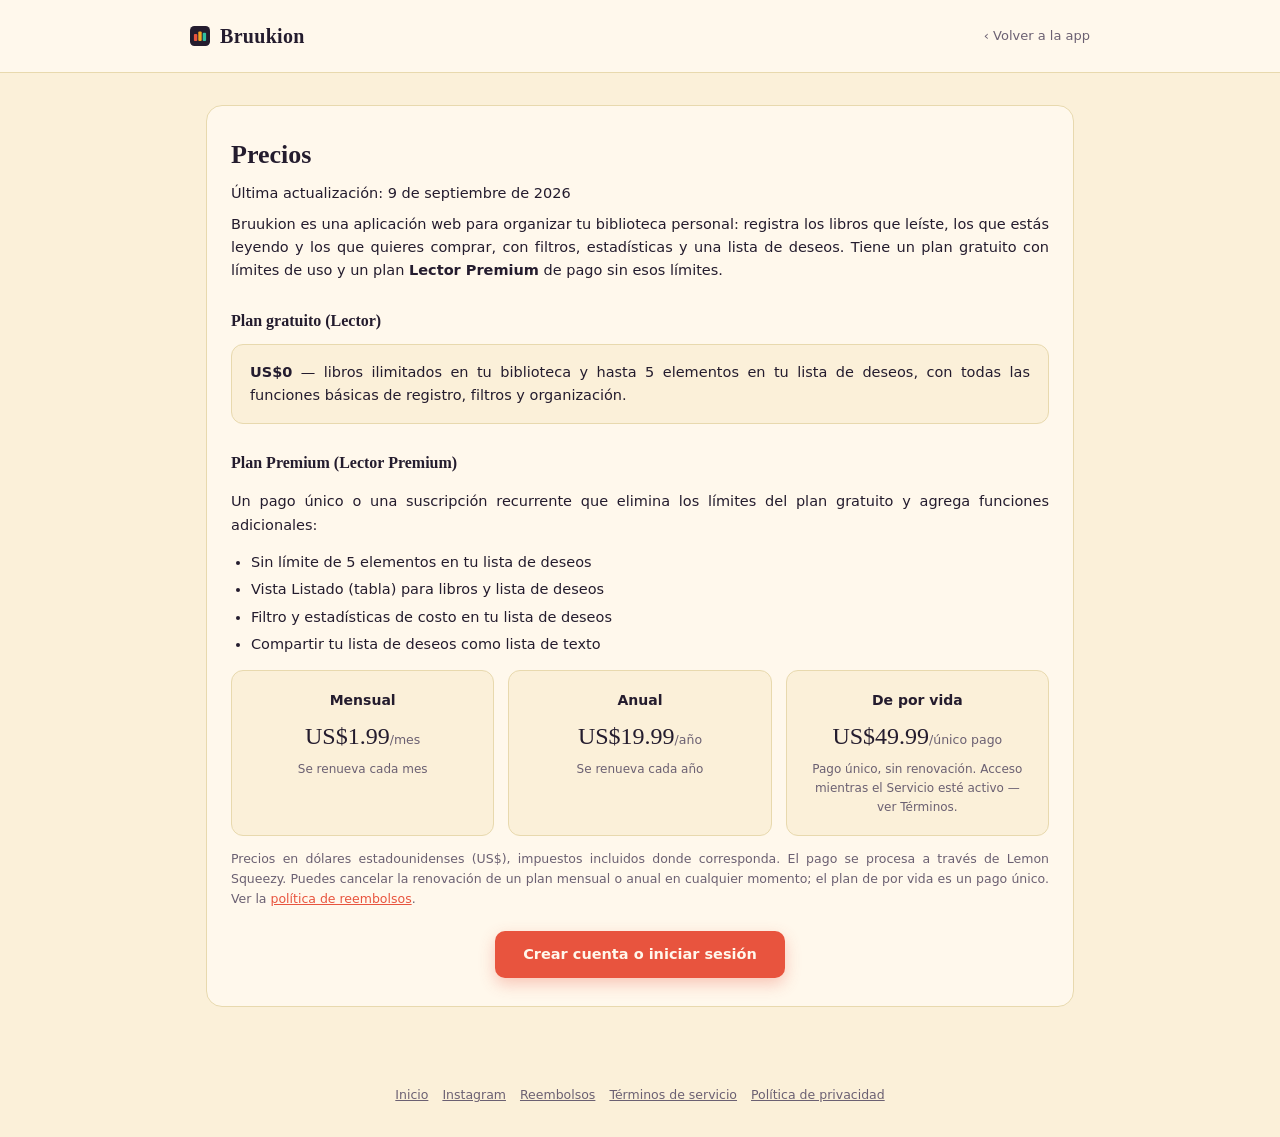
<file: pricing.html>
<!DOCTYPE html>
<html lang="es">
<head>
<meta charset="UTF-8">
<meta name="viewport" content="width=device-width, initial-scale=1, viewport-fit=cover">
<meta http-equiv="Content-Security-Policy" content="default-src 'none'; script-src https://static.cloudflareinsights.com 'sha256-Q2jmQU/Ek5Lv48HKDkp1zli0AdTGAl+Eo3uUSQKavRo='; style-src 'self' 'unsafe-inline' https://fonts.googleapis.com; img-src 'self' data:; font-src 'self' https://fonts.gstatic.com; connect-src https://cloudflareinsights.com; object-src 'none'; base-uri 'self'; form-action 'none'; frame-src 'none'; upgrade-insecure-requests">
<meta name="theme-color" content="#241C2E">
<title>Precios — Bruukion</title>
<meta name="description" content="Bruukion es tu biblioteca personal de libros: un plan gratuito y un plan Premium con precios simples, mensual, anual o de por vida.">
<link rel="canonical" href="https://bruukion.com/pricing">
<meta property="og:type" content="website">
<meta property="og:site_name" content="Bruukion">
<meta property="og:title" content="Precios — Bruukion">
<meta property="og:description" content="Bruukion es tu biblioteca personal de libros: un plan gratuito y un plan Premium con precios simples, mensual, anual o de por vida.">
<meta property="og:url" content="https://bruukion.com/pricing">
<meta property="og:image" content="https://bruukion.com/og-image.png">
<meta property="og:image:width" content="1200">
<meta property="og:image:height" content="630">
<meta property="og:image:alt" content="Bruukion — Tu biblioteca personal">
<meta property="og:locale" content="es_ES">
<meta name="twitter:card" content="summary_large_image">
<meta name="twitter:title" content="Precios — Bruukion">
<meta name="twitter:description" content="Bruukion es tu biblioteca personal de libros: un plan gratuito y un plan Premium con precios simples, mensual, anual o de por vida.">
<meta name="twitter:image" content="https://bruukion.com/og-image.png">
<link rel="icon" type="image/svg+xml" href="data:image/svg+xml,%3Csvg xmlns='http://www.w3.org/2000/svg' viewBox='0 0 200 200'%3E%3Crect width='200' height='200' rx='44' fill='%23241C2E'/%3E%3Crect x='39' y='80' width='34' height='70' rx='10' fill='%23E8543E'/%3E%3Crect x='83' y='56' width='34' height='94' rx='10' fill='%23F5A623'/%3E%3Crect x='127' y='68' width='34' height='82' rx='10' fill='%232FBF9F'/%3E%3C/svg%3E">
<link rel="apple-touch-icon" href="data:image/svg+xml,%3Csvg xmlns='http://www.w3.org/2000/svg' viewBox='0 0 200 200'%3E%3Crect width='200' height='200' rx='44' fill='%23241C2E'/%3E%3Crect x='39' y='80' width='34' height='70' rx='10' fill='%23E8543E'/%3E%3Crect x='83' y='56' width='34' height='94' rx='10' fill='%23F5A623'/%3E%3Crect x='127' y='68' width='34' height='82' rx='10' fill='%232FBF9F'/%3E%3C/svg%3E">
<link rel="stylesheet" href="https://fonts.googleapis.com/css2?family=Onest:wght@400;500;600;700&family=Bricolage+Grotesque:opsz,wght@12..96,600..800&display=swap">
<style>
  :root{
    --ink:#241C2E; --paper:#FFF8EC; --bg:#FBF0D9; --border:#E8D9AE;
    --coral:#E8543E; --coral-dark:#C23F2C;
    --amber:#F5A623; --amber-dark:#C57F12;
    --teal:#2FBF9F; --teal-dark:#1F9B80;
    --text:#241C2E; --text-muted:#6B6072;
    --font-sans:'Onest',system-ui,-apple-system,'Segoe UI',sans-serif;
    --font-serif:'Bricolage Grotesque','Georgia','Times New Roman',serif;
  }
  *{box-sizing:border-box;}
  body{margin:0;background:var(--bg);color:var(--text);font-family:var(--font-sans);line-height:1.6;}
  h1,h2,.serif,.brand-name{font-family:var(--font-serif);}
  a{color:var(--coral);}

  header{background:var(--paper);padding:20px 16px;padding-top:calc(20px + env(safe-area-inset-top));border-bottom:1px solid var(--border);}
  .header-inner{max-width:900px;margin:0 auto;display:flex;align-items:center;justify-content:space-between;gap:12px;}
  .brand{display:flex;align-items:center;gap:10px;text-decoration:none;}
  .brand .brand-name{color:var(--ink);font-size:20px;font-weight:700;margin:0;letter-spacing:.3px;}
  .back-link{color:var(--text-muted);font-size:13px;text-decoration:none;flex-shrink:0;}

  main{max-width:900px;margin:0 auto;padding:32px 16px 60px;padding-bottom:calc(60px + env(safe-area-inset-bottom));}
  .doc-card{background:var(--paper);border:1px solid var(--border);border-radius:16px;padding:28px 24px;}
  .doc-card h1{font-size:26px;color:var(--ink);margin:0 0 6px;}
  .updated{font-size:12.5px;color:var(--text-muted);margin:0 0 8px;}
  .intro{font-size:14.5px;color:var(--text);margin:0 0 26px;text-align:justify;-webkit-hyphens:auto;hyphens:auto;overflow-wrap:break-word;}
  .doc-card h2{font-size:16px;color:var(--ink);margin:26px 0 10px;}
  .doc-card p, .doc-card li{font-size:14.5px;color:var(--text);text-align:justify;-webkit-hyphens:auto;hyphens:auto;overflow-wrap:break-word;}
  .doc-card ul{margin:8px 0;padding-left:20px;}
  .doc-card li{margin-bottom:4px;}

  .free-note{background:var(--bg);border:1px solid var(--border);border-radius:12px;padding:16px 18px;margin-bottom:8px;}
  .free-note strong{color:var(--ink);}

  .pricing-grid{display:grid;grid-template-columns:repeat(3,1fr);gap:14px;margin:14px 0 6px;}
  @media (max-width:640px){.pricing-grid{grid-template-columns:1fr;}}
  .pricing-card{border:1px solid var(--border);border-radius:12px;padding:18px;text-align:center;background:var(--bg);}
  .pricing-name{font-weight:600;color:var(--ink);font-size:14px;margin-bottom:6px;}
  .pricing-price{font-family:var(--font-serif);font-size:24px;color:var(--ink);}
  .pricing-price span{font-size:12.5px;color:var(--text-muted);font-family:var(--font-sans);}
  .pricing-note{font-size:12px;color:var(--text-muted);margin-top:4px;}
  .cta-row{margin-top:22px;text-align:center;}
  .cta-btn{display:inline-block;background:var(--coral);color:var(--paper);text-decoration:none;padding:12px 28px;border-radius:10px;font-size:14.5px;font-weight:600;box-shadow:0 6px 16px rgba(232,84,62,.3);}
  .cta-btn:hover{background:var(--coral-dark);}

  .legal-footer{max-width:900px;margin:18px auto 0;padding:0 16px calc(32px + env(safe-area-inset-bottom));font-size:12.5px;color:var(--text-muted);display:flex;gap:8px 14px;flex-wrap:wrap;justify-content:center;text-align:center;}
  .legal-footer a{color:var(--text-muted);text-decoration:underline;}
</style>
<script type="application/ld+json">{"@context":"https://schema.org","@type":"Product","name":"Bruukion Premium","description":"Plan Premium de Bruukion: sin límite en tu lista de deseos, vista de tabla, estadísticas de costo y más.","image":"https://bruukion.com/og-image.png","brand":{"@type":"Brand","name":"Bruukion"},"offers":[{"@type":"Offer","name":"Mensual","price":"1.99","priceCurrency":"USD","availability":"https://schema.org/InStock","url":"https://bruukion.com/pricing"},{"@type":"Offer","name":"Anual","price":"19.99","priceCurrency":"USD","availability":"https://schema.org/InStock","url":"https://bruukion.com/pricing"},{"@type":"Offer","name":"De por vida","price":"49.99","priceCurrency":"USD","availability":"https://schema.org/InStock","url":"https://bruukion.com/pricing"}]}</script>
</head>
<body>

<header>
  <div class="header-inner">
    <a class="brand" href="/">
      <svg width="20" height="20" viewBox="0 0 200 200"><rect width="200" height="200" rx="44" fill="#241C2E"/><rect x="39" y="80" width="34" height="70" rx="10" fill="#E8543E"/><rect x="83" y="56" width="34" height="94" rx="10" fill="#F5A623"/><rect x="127" y="68" width="34" height="82" rx="10" fill="#2FBF9F"/></svg>
      <p class="brand-name">Bruukion</p>
    </a>
    <a class="back-link" href="/">‹ Volver a la app</a>
  </div>
</header>

<main>
  <div class="doc-card">
    <h1>Precios</h1>
    <p class="updated">Última actualización: 9 de septiembre de 2026</p>
    <p class="intro">Bruukion es una aplicación web para organizar tu biblioteca personal: registra los libros que leíste, los que estás leyendo y los que quieres comprar, con filtros, estadísticas y una lista de deseos. Tiene un plan gratuito con límites de uso y un plan <strong>Lector Premium</strong> de pago sin esos límites.</p>

    <h2>Plan gratuito (Lector)</h2>
    <div class="free-note">
      <p style="margin:0;"><strong>US$0</strong> — libros ilimitados en tu biblioteca y hasta 5 elementos en tu lista de deseos, con todas las funciones básicas de registro, filtros y organización.</p>
    </div>

    <h2>Plan Premium (Lector Premium)</h2>
    <p>Un pago único o una suscripción recurrente que elimina los límites del plan gratuito y agrega funciones adicionales:</p>
    <ul>
      <li>Sin límite de 5 elementos en tu lista de deseos</li>
      <li>Vista Listado (tabla) para libros y lista de deseos</li>
      <li>Filtro y estadísticas de costo en tu lista de deseos</li>
      <li>Compartir tu lista de deseos como lista de texto</li>
    </ul>

    <div class="pricing-grid">
      <div class="pricing-card">
        <div class="pricing-name">Mensual</div>
        <div class="pricing-price">US$1.99<span>/mes</span></div>
        <div class="pricing-note">Se renueva cada mes</div>
      </div>
      <div class="pricing-card">
        <div class="pricing-name">Anual</div>
        <div class="pricing-price">US$19.99<span>/año</span></div>
        <div class="pricing-note">Se renueva cada año</div>
      </div>
      <div class="pricing-card">
        <div class="pricing-name">De por vida</div>
        <div class="pricing-price">US$49.99<span>/único pago</span></div>
        <div class="pricing-note">Pago único, sin renovación. Acceso mientras el Servicio esté activo — ver Términos.</div>
      </div>
    </div>
    <p style="font-size:12.5px;color:var(--text-muted);">Precios en dólares estadounidenses (US$), impuestos incluidos donde corresponda. El pago se procesa a través de Lemon Squeezy. Puedes cancelar la renovación de un plan mensual o anual en cualquier momento; el plan de por vida es un pago único. Ver la <a href="/refund">política de reembolsos</a>.</p>

    <div class="cta-row">
      <a class="cta-btn" href="/">Crear cuenta o iniciar sesión</a>
    </div>
  </div>
</main>

<footer class="legal-footer">
  <a href="/">Inicio</a>
  <a href="https://www.instagram.com/bruukion/" target="_blank" rel="noopener">Instagram</a>
  <a href="/refund">Reembolsos</a>
  <a href="/terms">Términos de servicio</a>
  <a href="/privacy">Política de privacidad</a>
</footer>

</body>
</html>
</file>
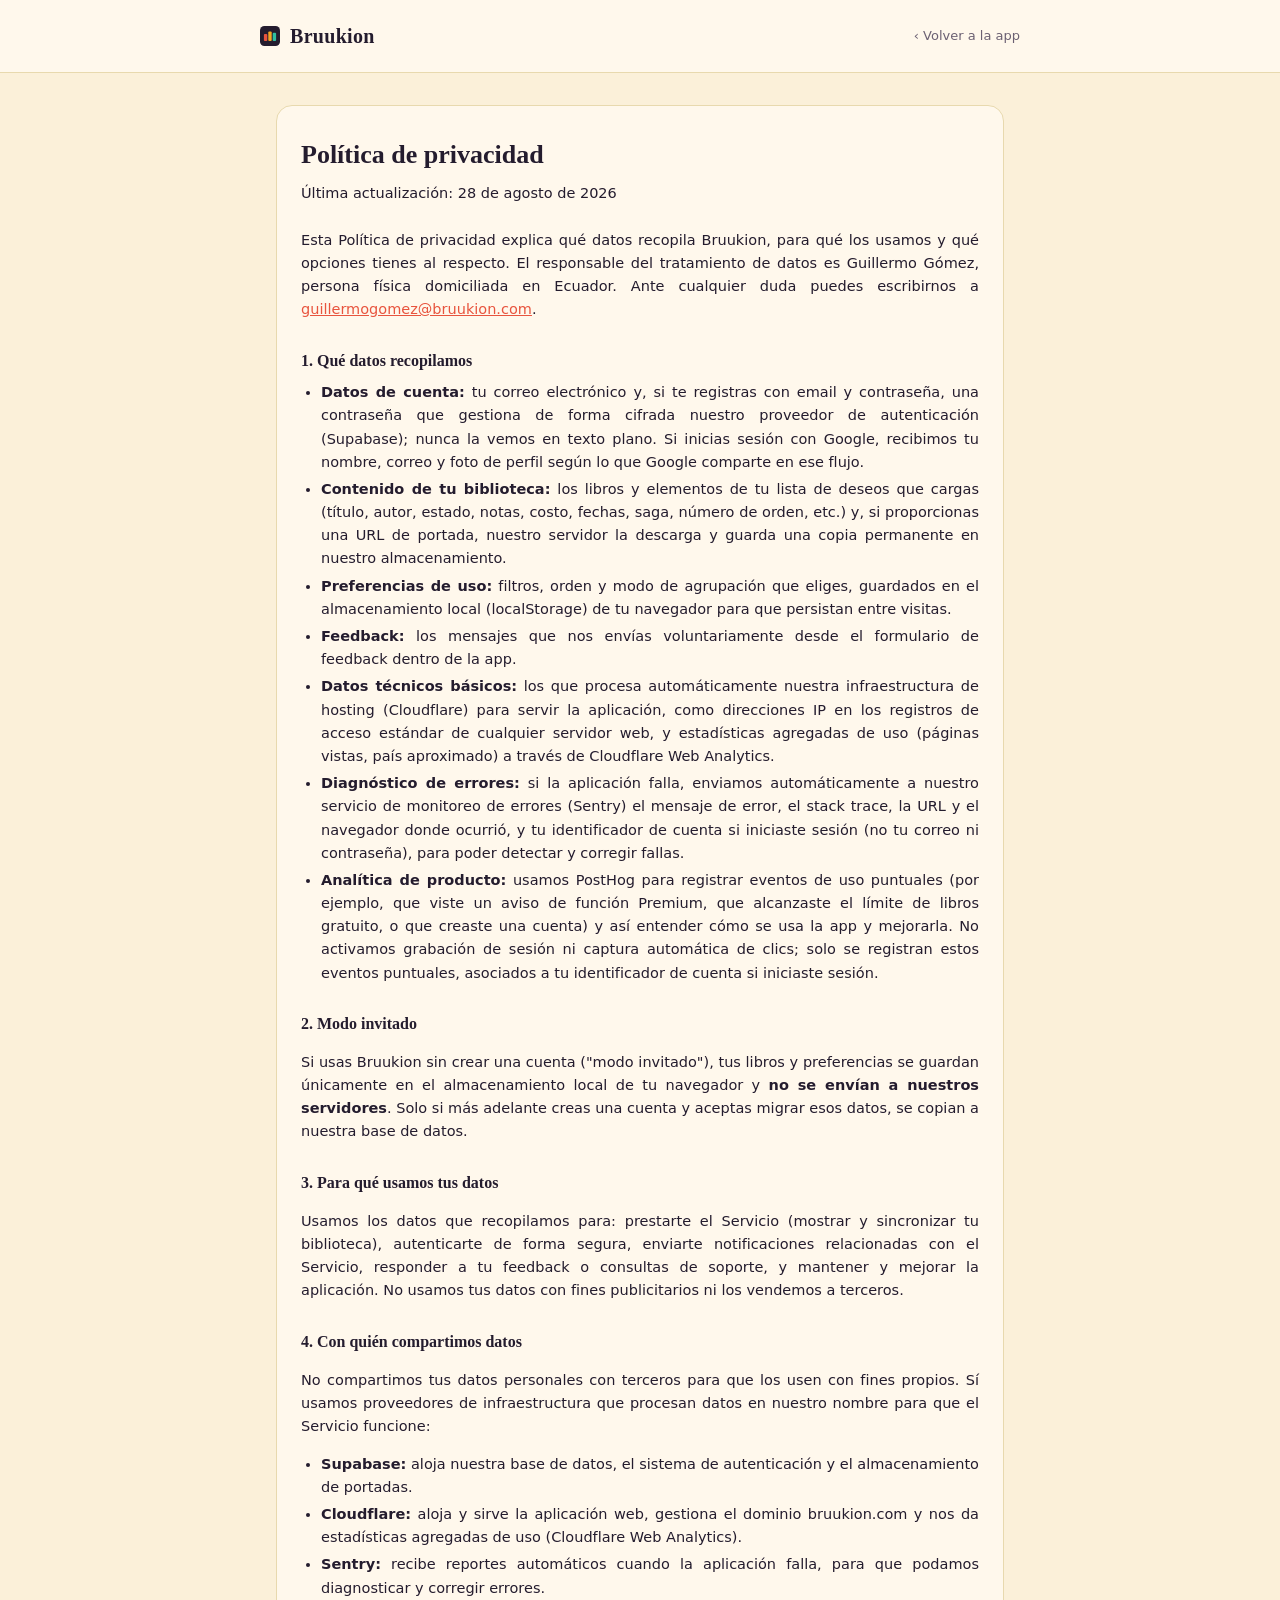
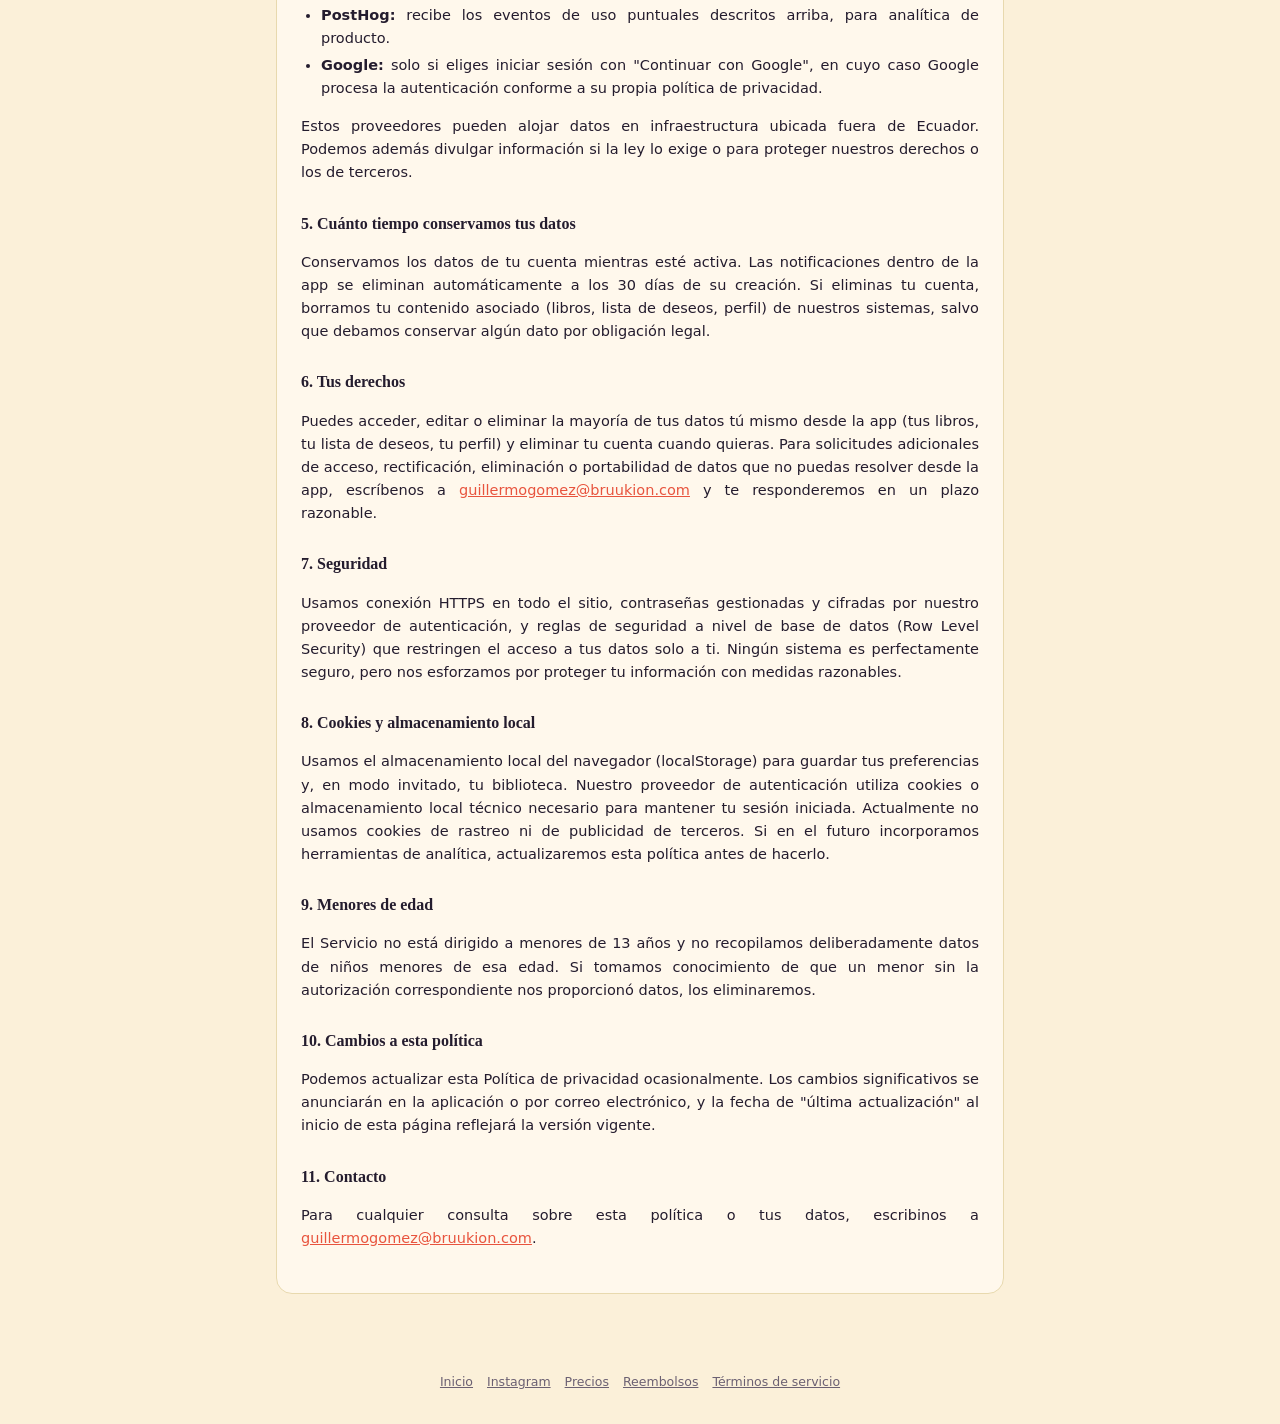
<file: privacy.html>
<!DOCTYPE html>
<html lang="es">
<head>
<meta charset="UTF-8">
<meta name="viewport" content="width=device-width, initial-scale=1, viewport-fit=cover">
<meta http-equiv="Content-Security-Policy" content="default-src 'none'; script-src https://static.cloudflareinsights.com; style-src 'self' 'unsafe-inline' https://fonts.googleapis.com; img-src 'self' data:; font-src 'self' https://fonts.gstatic.com; connect-src https://cloudflareinsights.com; object-src 'none'; base-uri 'self'; form-action 'none'; frame-src 'none'; upgrade-insecure-requests">
<meta name="theme-color" content="#241C2E">
<title>Política de privacidad — Bruukion</title>
<meta name="description" content="Política de privacidad de Bruukion, tu biblioteca personal de libros.">
<link rel="canonical" href="https://bruukion.com/privacy">
<meta property="og:type" content="website">
<meta property="og:site_name" content="Bruukion">
<meta property="og:title" content="Política de privacidad — Bruukion">
<meta property="og:description" content="Política de privacidad de Bruukion, tu biblioteca personal de libros.">
<meta property="og:url" content="https://bruukion.com/privacy">
<meta property="og:image" content="https://bruukion.com/og-image.png">
<meta property="og:image:width" content="1200">
<meta property="og:image:height" content="630">
<meta property="og:image:alt" content="Bruukion — Tu biblioteca personal">
<meta property="og:locale" content="es_ES">
<meta name="twitter:card" content="summary_large_image">
<meta name="twitter:title" content="Política de privacidad — Bruukion">
<meta name="twitter:description" content="Política de privacidad de Bruukion, tu biblioteca personal de libros.">
<meta name="twitter:image" content="https://bruukion.com/og-image.png">
<link rel="icon" type="image/svg+xml" href="data:image/svg+xml,%3Csvg xmlns='http://www.w3.org/2000/svg' viewBox='0 0 200 200'%3E%3Crect width='200' height='200' rx='44' fill='%23241C2E'/%3E%3Crect x='39' y='80' width='34' height='70' rx='10' fill='%23E8543E'/%3E%3Crect x='83' y='56' width='34' height='94' rx='10' fill='%23F5A623'/%3E%3Crect x='127' y='68' width='34' height='82' rx='10' fill='%232FBF9F'/%3E%3C/svg%3E">
<link rel="apple-touch-icon" href="data:image/svg+xml,%3Csvg xmlns='http://www.w3.org/2000/svg' viewBox='0 0 200 200'%3E%3Crect width='200' height='200' rx='44' fill='%23241C2E'/%3E%3Crect x='39' y='80' width='34' height='70' rx='10' fill='%23E8543E'/%3E%3Crect x='83' y='56' width='34' height='94' rx='10' fill='%23F5A623'/%3E%3Crect x='127' y='68' width='34' height='82' rx='10' fill='%232FBF9F'/%3E%3C/svg%3E">
<link rel="stylesheet" href="https://fonts.googleapis.com/css2?family=Onest:wght@400;500;600;700&family=Bricolage+Grotesque:opsz,wght@12..96,600..800&display=swap">
<style>
  :root{
    --ink:#241C2E; --paper:#FFF8EC; --bg:#FBF0D9; --border:#E8D9AE;
    --coral:#E8543E; --coral-dark:#C23F2C;
    --amber:#F5A623; --amber-dark:#C57F12;
    --teal:#2FBF9F; --teal-dark:#1F9B80;
    --text:#241C2E; --text-muted:#6B6072;
    --font-sans:'Onest',system-ui,-apple-system,'Segoe UI',sans-serif;
    --font-serif:'Bricolage Grotesque','Georgia','Times New Roman',serif;
  }
  *{box-sizing:border-box;}
  body{margin:0;background:var(--bg);color:var(--text);font-family:var(--font-sans);line-height:1.6;}
  h1,h2,.serif,.brand-name{font-family:var(--font-serif);}
  a{color:var(--coral);}

  header{background:var(--paper);padding:20px 16px;padding-top:calc(20px + env(safe-area-inset-top));border-bottom:1px solid var(--border);}
  .header-inner{max-width:760px;margin:0 auto;display:flex;align-items:center;justify-content:space-between;gap:12px;}
  .brand{display:flex;align-items:center;gap:10px;text-decoration:none;}
  .brand .brand-name{color:var(--ink);font-size:20px;font-weight:700;margin:0;letter-spacing:.3px;}
  .back-link{color:var(--text-muted);font-size:13px;text-decoration:none;flex-shrink:0;}

  main{max-width:760px;margin:0 auto;padding:32px 16px 60px;padding-bottom:calc(60px + env(safe-area-inset-bottom));}
  .doc-card{background:var(--paper);border:1px solid var(--border);border-radius:16px;padding:28px 24px;}
  .doc-card h1{font-size:26px;color:var(--ink);margin:0 0 6px;}
  .updated{font-size:12.5px;color:var(--text-muted);margin:0 0 24px;}
  .doc-card h2{font-size:16px;color:var(--ink);margin:26px 0 8px;}
  .doc-card p, .doc-card li{font-size:14.5px;color:var(--text);text-align:justify;-webkit-hyphens:auto;hyphens:auto;overflow-wrap:break-word;}
  .doc-card ul{margin:8px 0;padding-left:20px;}
  .doc-card li{margin-bottom:4px;}
  .legal-footer{max-width:760px;margin:18px auto 0;padding:0 16px calc(32px + env(safe-area-inset-bottom));font-size:12.5px;color:var(--text-muted);display:flex;gap:8px 14px;flex-wrap:wrap;justify-content:center;text-align:center;}
  .legal-footer a{color:var(--text-muted);text-decoration:underline;}
</style>
</head>
<body>

<header>
  <div class="header-inner">
    <a class="brand" href="/">
      <svg width="20" height="20" viewBox="0 0 200 200"><rect width="200" height="200" rx="44" fill="#241C2E"/><rect x="39" y="80" width="34" height="70" rx="10" fill="#E8543E"/><rect x="83" y="56" width="34" height="94" rx="10" fill="#F5A623"/><rect x="127" y="68" width="34" height="82" rx="10" fill="#2FBF9F"/></svg>
      <p class="brand-name">Bruukion</p>
    </a>
    <a class="back-link" href="/">‹ Volver a la app</a>
  </div>
</header>

<main>
  <div class="doc-card">
    <h1>Política de privacidad</h1>
    <p class="updated">Última actualización: 28 de agosto de 2026</p>

    <p>Esta Política de privacidad explica qué datos recopila Bruukion, para qué los usamos y qué opciones tienes al respecto. El responsable del tratamiento de datos es Guillermo Gómez, persona física domiciliada en Ecuador. Ante cualquier duda puedes escribirnos a <a href="mailto:guillermogomez@bruukion.com">guillermogomez@bruukion.com</a>.</p>

    <h2>1. Qué datos recopilamos</h2>
    <ul>
      <li><strong>Datos de cuenta:</strong> tu correo electrónico y, si te registras con email y contraseña, una contraseña que gestiona de forma cifrada nuestro proveedor de autenticación (Supabase); nunca la vemos en texto plano. Si inicias sesión con Google, recibimos tu nombre, correo y foto de perfil según lo que Google comparte en ese flujo.</li>
      <li><strong>Contenido de tu biblioteca:</strong> los libros y elementos de tu lista de deseos que cargas (título, autor, estado, notas, costo, fechas, saga, número de orden, etc.) y, si proporcionas una URL de portada, nuestro servidor la descarga y guarda una copia permanente en nuestro almacenamiento.</li>
      <li><strong>Preferencias de uso:</strong> filtros, orden y modo de agrupación que eliges, guardados en el almacenamiento local (localStorage) de tu navegador para que persistan entre visitas.</li>
      <li><strong>Feedback:</strong> los mensajes que nos envías voluntariamente desde el formulario de feedback dentro de la app.</li>
      <li><strong>Datos técnicos básicos:</strong> los que procesa automáticamente nuestra infraestructura de hosting (Cloudflare) para servir la aplicación, como direcciones IP en los registros de acceso estándar de cualquier servidor web, y estadísticas agregadas de uso (páginas vistas, país aproximado) a través de Cloudflare Web Analytics.</li>
      <li><strong>Diagnóstico de errores:</strong> si la aplicación falla, enviamos automáticamente a nuestro servicio de monitoreo de errores (Sentry) el mensaje de error, el stack trace, la URL y el navegador donde ocurrió, y tu identificador de cuenta si iniciaste sesión (no tu correo ni contraseña), para poder detectar y corregir fallas.</li>
      <li><strong>Analítica de producto:</strong> usamos PostHog para registrar eventos de uso puntuales (por ejemplo, que viste un aviso de función Premium, que alcanzaste el límite de libros gratuito, o que creaste una cuenta) y así entender cómo se usa la app y mejorarla. No activamos grabación de sesión ni captura automática de clics; solo se registran estos eventos puntuales, asociados a tu identificador de cuenta si iniciaste sesión.</li>
    </ul>

    <h2>2. Modo invitado</h2>
    <p>Si usas Bruukion sin crear una cuenta ("modo invitado"), tus libros y preferencias se guardan únicamente en el almacenamiento local de tu navegador y <strong>no se envían a nuestros servidores</strong>. Solo si más adelante creas una cuenta y aceptas migrar esos datos, se copian a nuestra base de datos.</p>

    <h2>3. Para qué usamos tus datos</h2>
    <p>Usamos los datos que recopilamos para: prestarte el Servicio (mostrar y sincronizar tu biblioteca), autenticarte de forma segura, enviarte notificaciones relacionadas con el Servicio, responder a tu feedback o consultas de soporte, y mantener y mejorar la aplicación. No usamos tus datos con fines publicitarios ni los vendemos a terceros.</p>

    <h2>4. Con quién compartimos datos</h2>
    <p>No compartimos tus datos personales con terceros para que los usen con fines propios. Sí usamos proveedores de infraestructura que procesan datos en nuestro nombre para que el Servicio funcione:</p>
    <ul>
      <li><strong>Supabase:</strong> aloja nuestra base de datos, el sistema de autenticación y el almacenamiento de portadas.</li>
      <li><strong>Cloudflare:</strong> aloja y sirve la aplicación web, gestiona el dominio bruukion.com y nos da estadísticas agregadas de uso (Cloudflare Web Analytics).</li>
      <li><strong>Sentry:</strong> recibe reportes automáticos cuando la aplicación falla, para que podamos diagnosticar y corregir errores.</li>
      <li><strong>PostHog:</strong> recibe los eventos de uso puntuales descritos arriba, para analítica de producto.</li>
      <li><strong>Google:</strong> solo si eliges iniciar sesión con "Continuar con Google", en cuyo caso Google procesa la autenticación conforme a su propia política de privacidad.</li>
    </ul>
    <p>Estos proveedores pueden alojar datos en infraestructura ubicada fuera de Ecuador. Podemos además divulgar información si la ley lo exige o para proteger nuestros derechos o los de terceros.</p>

    <h2>5. Cuánto tiempo conservamos tus datos</h2>
    <p>Conservamos los datos de tu cuenta mientras esté activa. Las notificaciones dentro de la app se eliminan automáticamente a los 30 días de su creación. Si eliminas tu cuenta, borramos tu contenido asociado (libros, lista de deseos, perfil) de nuestros sistemas, salvo que debamos conservar algún dato por obligación legal.</p>

    <h2>6. Tus derechos</h2>
    <p>Puedes acceder, editar o eliminar la mayoría de tus datos tú mismo desde la app (tus libros, tu lista de deseos, tu perfil) y eliminar tu cuenta cuando quieras. Para solicitudes adicionales de acceso, rectificación, eliminación o portabilidad de datos que no puedas resolver desde la app, escríbenos a <a href="mailto:guillermogomez@bruukion.com">guillermogomez@bruukion.com</a> y te responderemos en un plazo razonable.</p>

    <h2>7. Seguridad</h2>
    <p>Usamos conexión HTTPS en todo el sitio, contraseñas gestionadas y cifradas por nuestro proveedor de autenticación, y reglas de seguridad a nivel de base de datos (Row Level Security) que restringen el acceso a tus datos solo a ti. Ningún sistema es perfectamente seguro, pero nos esforzamos por proteger tu información con medidas razonables.</p>

    <h2>8. Cookies y almacenamiento local</h2>
    <p>Usamos el almacenamiento local del navegador (localStorage) para guardar tus preferencias y, en modo invitado, tu biblioteca. Nuestro proveedor de autenticación utiliza cookies o almacenamiento local técnico necesario para mantener tu sesión iniciada. Actualmente no usamos cookies de rastreo ni de publicidad de terceros. Si en el futuro incorporamos herramientas de analítica, actualizaremos esta política antes de hacerlo.</p>

    <h2>9. Menores de edad</h2>
    <p>El Servicio no está dirigido a menores de 13 años y no recopilamos deliberadamente datos de niños menores de esa edad. Si tomamos conocimiento de que un menor sin la autorización correspondiente nos proporcionó datos, los eliminaremos.</p>

    <h2>10. Cambios a esta política</h2>
    <p>Podemos actualizar esta Política de privacidad ocasionalmente. Los cambios significativos se anunciarán en la aplicación o por correo electrónico, y la fecha de "última actualización" al inicio de esta página reflejará la versión vigente.</p>

    <h2>11. Contacto</h2>
    <p>Para cualquier consulta sobre esta política o tus datos, escribinos a <a href="mailto:guillermogomez@bruukion.com">guillermogomez@bruukion.com</a>.</p>
  </div>
</main>

<footer class="legal-footer">
  <a href="/">Inicio</a>
  <a href="https://www.instagram.com/bruukion/" target="_blank" rel="noopener">Instagram</a>
  <a href="/pricing">Precios</a>
  <a href="/refund">Reembolsos</a>
  <a href="/terms">Términos de servicio</a>
</footer>

</body>
</html>
</file>
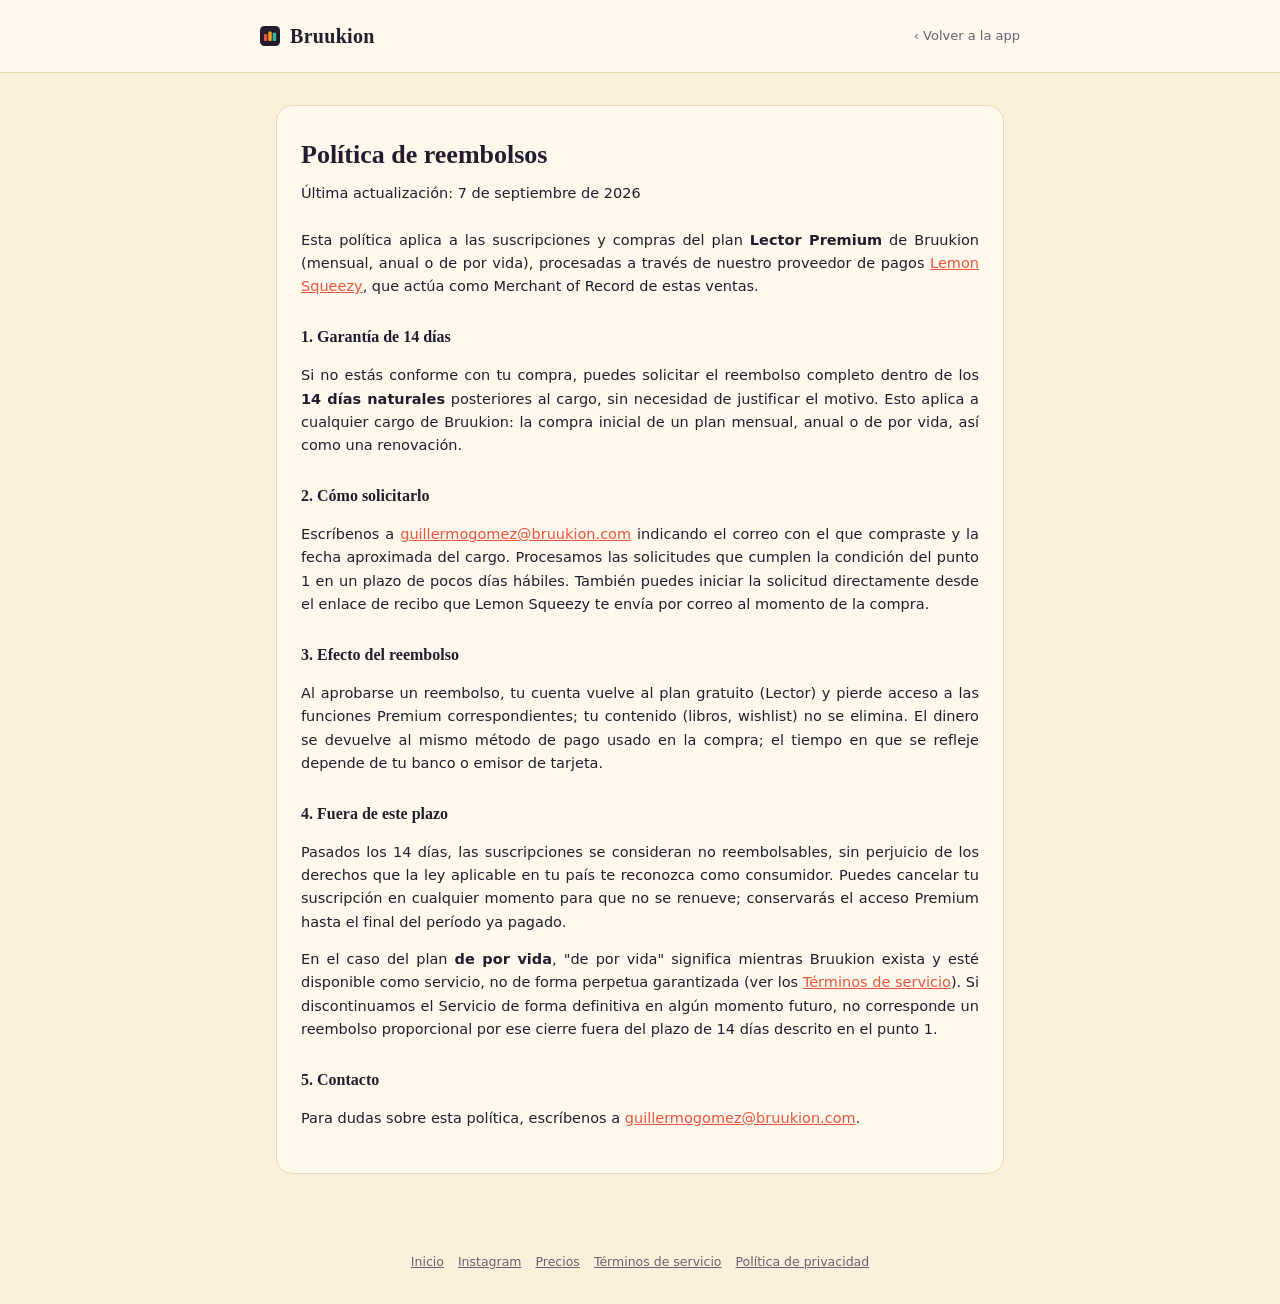
<file: refund.html>
<!DOCTYPE html>
<html lang="es">
<head>
<meta charset="UTF-8">
<meta name="viewport" content="width=device-width, initial-scale=1, viewport-fit=cover">
<meta http-equiv="Content-Security-Policy" content="default-src 'none'; script-src https://static.cloudflareinsights.com; style-src 'self' 'unsafe-inline' https://fonts.googleapis.com; img-src 'self' data:; font-src 'self' https://fonts.gstatic.com; connect-src https://cloudflareinsights.com; object-src 'none'; base-uri 'self'; form-action 'none'; frame-src 'none'; upgrade-insecure-requests">
<meta name="theme-color" content="#241C2E">
<title>Política de reembolsos — Bruukion</title>
<meta name="description" content="Política de reembolsos de las suscripciones Premium de Bruukion.">
<link rel="canonical" href="https://bruukion.com/refund">
<meta property="og:type" content="website">
<meta property="og:site_name" content="Bruukion">
<meta property="og:title" content="Política de reembolsos — Bruukion">
<meta property="og:description" content="Política de reembolsos de las suscripciones Premium de Bruukion.">
<meta property="og:url" content="https://bruukion.com/refund">
<meta property="og:image" content="https://bruukion.com/og-image.png">
<meta property="og:image:width" content="1200">
<meta property="og:image:height" content="630">
<meta property="og:image:alt" content="Bruukion — Tu biblioteca personal">
<meta property="og:locale" content="es_ES">
<meta name="twitter:card" content="summary_large_image">
<meta name="twitter:title" content="Política de reembolsos — Bruukion">
<meta name="twitter:description" content="Política de reembolsos de las suscripciones Premium de Bruukion.">
<meta name="twitter:image" content="https://bruukion.com/og-image.png">
<link rel="icon" type="image/svg+xml" href="data:image/svg+xml,%3Csvg xmlns='http://www.w3.org/2000/svg' viewBox='0 0 200 200'%3E%3Crect width='200' height='200' rx='44' fill='%23241C2E'/%3E%3Crect x='39' y='80' width='34' height='70' rx='10' fill='%23E8543E'/%3E%3Crect x='83' y='56' width='34' height='94' rx='10' fill='%23F5A623'/%3E%3Crect x='127' y='68' width='34' height='82' rx='10' fill='%232FBF9F'/%3E%3C/svg%3E">
<link rel="apple-touch-icon" href="data:image/svg+xml,%3Csvg xmlns='http://www.w3.org/2000/svg' viewBox='0 0 200 200'%3E%3Crect width='200' height='200' rx='44' fill='%23241C2E'/%3E%3Crect x='39' y='80' width='34' height='70' rx='10' fill='%23E8543E'/%3E%3Crect x='83' y='56' width='34' height='94' rx='10' fill='%23F5A623'/%3E%3Crect x='127' y='68' width='34' height='82' rx='10' fill='%232FBF9F'/%3E%3C/svg%3E">
<link rel="stylesheet" href="https://fonts.googleapis.com/css2?family=Onest:wght@400;500;600;700&family=Bricolage+Grotesque:opsz,wght@12..96,600..800&display=swap">
<style>
  :root{
    --ink:#241C2E; --paper:#FFF8EC; --bg:#FBF0D9; --border:#E8D9AE;
    --coral:#E8543E; --coral-dark:#C23F2C;
    --amber:#F5A623; --amber-dark:#C57F12;
    --teal:#2FBF9F; --teal-dark:#1F9B80;
    --text:#241C2E; --text-muted:#6B6072;
    --font-sans:'Onest',system-ui,-apple-system,'Segoe UI',sans-serif;
    --font-serif:'Bricolage Grotesque','Georgia','Times New Roman',serif;
  }
  *{box-sizing:border-box;}
  body{margin:0;background:var(--bg);color:var(--text);font-family:var(--font-sans);line-height:1.6;}
  h1,h2,.serif,.brand-name{font-family:var(--font-serif);}
  a{color:var(--coral);}

  header{background:var(--paper);padding:20px 16px;padding-top:calc(20px + env(safe-area-inset-top));border-bottom:1px solid var(--border);}
  .header-inner{max-width:760px;margin:0 auto;display:flex;align-items:center;justify-content:space-between;gap:12px;}
  .brand{display:flex;align-items:center;gap:10px;text-decoration:none;}
  .brand .brand-name{color:var(--ink);font-size:20px;font-weight:700;margin:0;letter-spacing:.3px;}
  .back-link{color:var(--text-muted);font-size:13px;text-decoration:none;flex-shrink:0;}

  main{max-width:760px;margin:0 auto;padding:32px 16px 60px;padding-bottom:calc(60px + env(safe-area-inset-bottom));}
  .doc-card{background:var(--paper);border:1px solid var(--border);border-radius:16px;padding:28px 24px;}
  .doc-card h1{font-size:26px;color:var(--ink);margin:0 0 6px;}
  .updated{font-size:12.5px;color:var(--text-muted);margin:0 0 24px;}
  .doc-card h2{font-size:16px;color:var(--ink);margin:26px 0 8px;}
  .doc-card p, .doc-card li{font-size:14.5px;color:var(--text);text-align:justify;-webkit-hyphens:auto;hyphens:auto;overflow-wrap:break-word;}
  .doc-card ul{margin:8px 0;padding-left:20px;}
  .doc-card li{margin-bottom:4px;}
  .legal-footer{max-width:760px;margin:18px auto 0;padding:0 16px calc(32px + env(safe-area-inset-bottom));font-size:12.5px;color:var(--text-muted);display:flex;gap:8px 14px;flex-wrap:wrap;justify-content:center;text-align:center;}
  .legal-footer a{color:var(--text-muted);text-decoration:underline;}
</style>
</head>
<body>

<header>
  <div class="header-inner">
    <a class="brand" href="/">
      <svg width="20" height="20" viewBox="0 0 200 200"><rect width="200" height="200" rx="44" fill="#241C2E"/><rect x="39" y="80" width="34" height="70" rx="10" fill="#E8543E"/><rect x="83" y="56" width="34" height="94" rx="10" fill="#F5A623"/><rect x="127" y="68" width="34" height="82" rx="10" fill="#2FBF9F"/></svg>
      <p class="brand-name">Bruukion</p>
    </a>
    <a class="back-link" href="/">‹ Volver a la app</a>
  </div>
</header>

<main>
  <div class="doc-card">
    <h1>Política de reembolsos</h1>
    <p class="updated">Última actualización: 7 de septiembre de 2026</p>

    <p>Esta política aplica a las suscripciones y compras del plan <strong>Lector Premium</strong> de Bruukion (mensual, anual o de por vida), procesadas a través de nuestro proveedor de pagos <a href="https://www.lemonsqueezy.com" target="_blank" rel="noopener">Lemon Squeezy</a>, que actúa como Merchant of Record de estas ventas.</p>

    <h2>1. Garantía de 14 días</h2>
    <p>Si no estás conforme con tu compra, puedes solicitar el reembolso completo dentro de los <strong>14 días naturales</strong> posteriores al cargo, sin necesidad de justificar el motivo. Esto aplica a cualquier cargo de Bruukion: la compra inicial de un plan mensual, anual o de por vida, así como una renovación.</p>

    <h2>2. Cómo solicitarlo</h2>
    <p>Escríbenos a <a href="mailto:guillermogomez@bruukion.com">guillermogomez@bruukion.com</a> indicando el correo con el que compraste y la fecha aproximada del cargo. Procesamos las solicitudes que cumplen la condición del punto 1 en un plazo de pocos días hábiles. También puedes iniciar la solicitud directamente desde el enlace de recibo que Lemon Squeezy te envía por correo al momento de la compra.</p>

    <h2>3. Efecto del reembolso</h2>
    <p>Al aprobarse un reembolso, tu cuenta vuelve al plan gratuito (Lector) y pierde acceso a las funciones Premium correspondientes; tu contenido (libros, wishlist) no se elimina. El dinero se devuelve al mismo método de pago usado en la compra; el tiempo en que se refleje depende de tu banco o emisor de tarjeta.</p>

    <h2>4. Fuera de este plazo</h2>
    <p>Pasados los 14 días, las suscripciones se consideran no reembolsables, sin perjuicio de los derechos que la ley aplicable en tu país te reconozca como consumidor. Puedes cancelar tu suscripción en cualquier momento para que no se renueve; conservarás el acceso Premium hasta el final del período ya pagado.</p>
    <p>En el caso del plan <strong>de por vida</strong>, "de por vida" significa mientras Bruukion exista y esté disponible como servicio, no de forma perpetua garantizada (ver los <a href="/terms">Términos de servicio</a>). Si discontinuamos el Servicio de forma definitiva en algún momento futuro, no corresponde un reembolso proporcional por ese cierre fuera del plazo de 14 días descrito en el punto 1.</p>

    <h2>5. Contacto</h2>
    <p>Para dudas sobre esta política, escríbenos a <a href="mailto:guillermogomez@bruukion.com">guillermogomez@bruukion.com</a>.</p>
  </div>
</main>

<footer class="legal-footer">
  <a href="/">Inicio</a>
  <a href="https://www.instagram.com/bruukion/" target="_blank" rel="noopener">Instagram</a>
  <a href="/pricing">Precios</a>
  <a href="/terms">Términos de servicio</a>
  <a href="/privacy">Política de privacidad</a>
</footer>

</body>
</html>
</file>
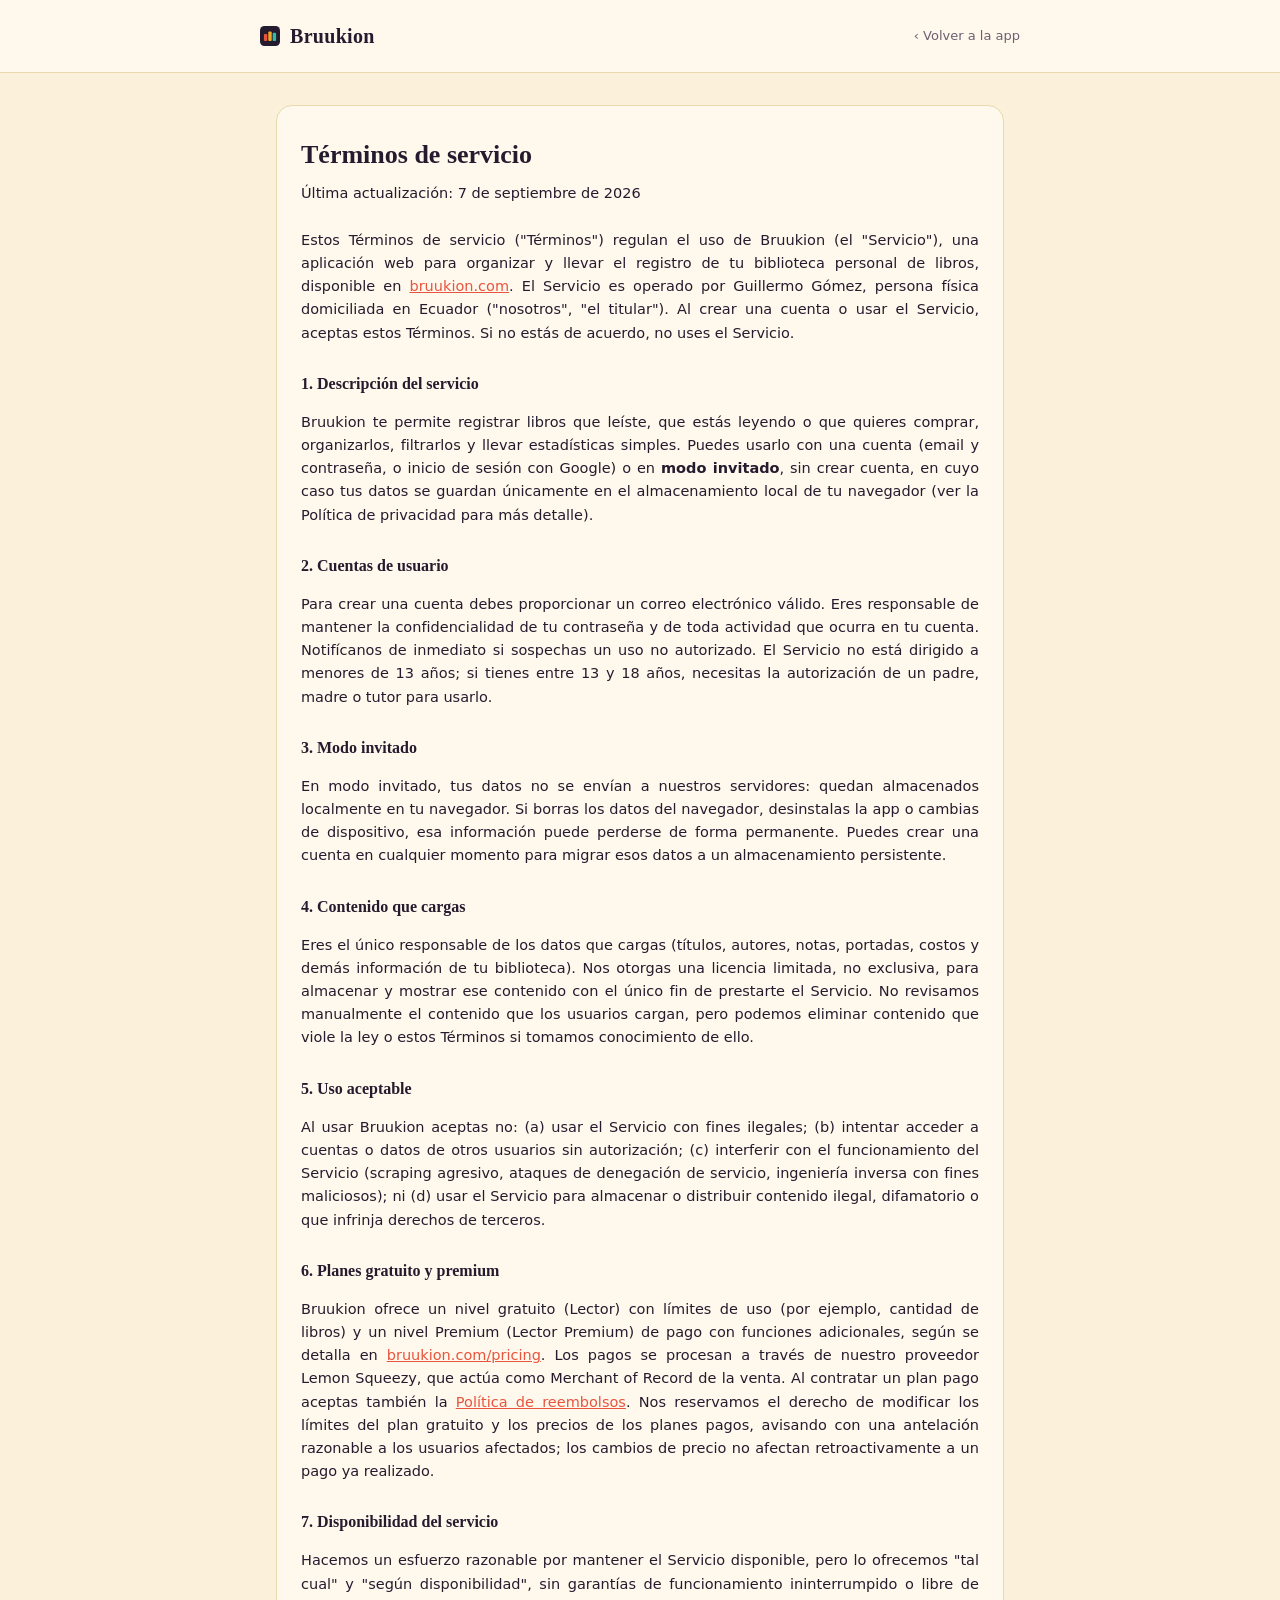
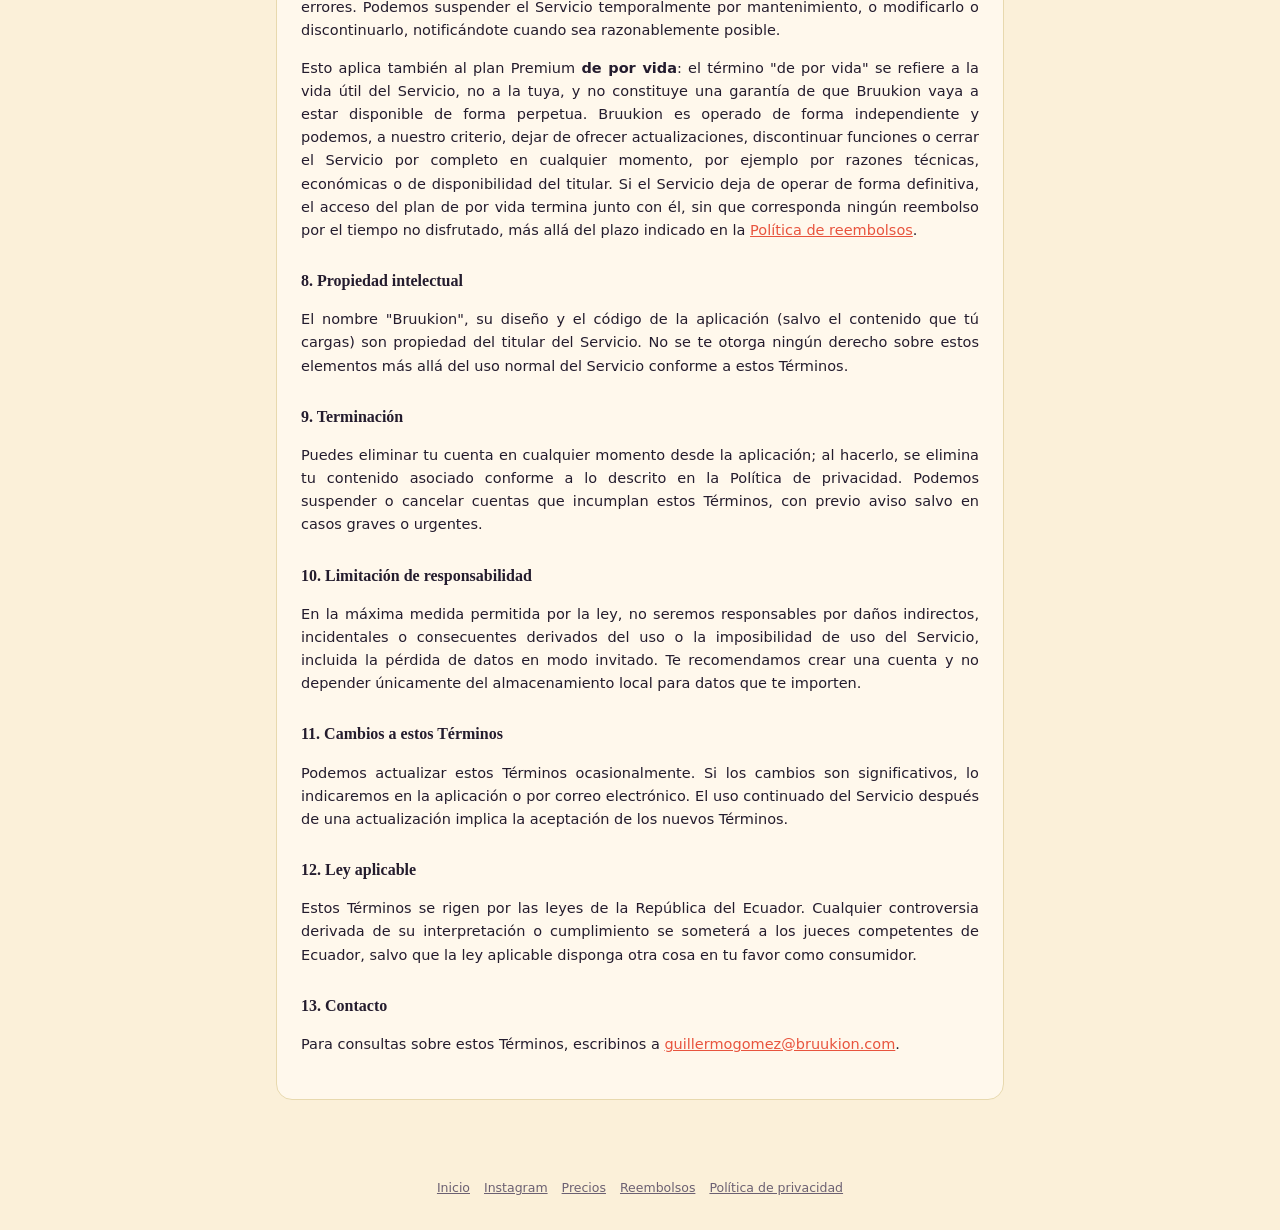
<file: terms.html>
<!DOCTYPE html>
<html lang="es">
<head>
<meta charset="UTF-8">
<meta name="viewport" content="width=device-width, initial-scale=1, viewport-fit=cover">
<meta http-equiv="Content-Security-Policy" content="default-src 'none'; script-src https://static.cloudflareinsights.com; style-src 'self' 'unsafe-inline' https://fonts.googleapis.com; img-src 'self' data:; font-src 'self' https://fonts.gstatic.com; connect-src https://cloudflareinsights.com; object-src 'none'; base-uri 'self'; form-action 'none'; frame-src 'none'; upgrade-insecure-requests">
<meta name="theme-color" content="#241C2E">
<title>Términos de servicio — Bruukion</title>
<meta name="description" content="Términos de servicio de Bruukion, tu biblioteca personal de libros.">
<link rel="canonical" href="https://bruukion.com/terms">
<meta property="og:type" content="website">
<meta property="og:site_name" content="Bruukion">
<meta property="og:title" content="Términos de servicio — Bruukion">
<meta property="og:description" content="Términos de servicio de Bruukion, tu biblioteca personal de libros.">
<meta property="og:url" content="https://bruukion.com/terms">
<meta property="og:image" content="https://bruukion.com/og-image.png">
<meta property="og:image:width" content="1200">
<meta property="og:image:height" content="630">
<meta property="og:image:alt" content="Bruukion — Tu biblioteca personal">
<meta property="og:locale" content="es_ES">
<meta name="twitter:card" content="summary_large_image">
<meta name="twitter:title" content="Términos de servicio — Bruukion">
<meta name="twitter:description" content="Términos de servicio de Bruukion, tu biblioteca personal de libros.">
<meta name="twitter:image" content="https://bruukion.com/og-image.png">
<link rel="icon" type="image/svg+xml" href="data:image/svg+xml,%3Csvg xmlns='http://www.w3.org/2000/svg' viewBox='0 0 200 200'%3E%3Crect width='200' height='200' rx='44' fill='%23241C2E'/%3E%3Crect x='39' y='80' width='34' height='70' rx='10' fill='%23E8543E'/%3E%3Crect x='83' y='56' width='34' height='94' rx='10' fill='%23F5A623'/%3E%3Crect x='127' y='68' width='34' height='82' rx='10' fill='%232FBF9F'/%3E%3C/svg%3E">
<link rel="apple-touch-icon" href="data:image/svg+xml,%3Csvg xmlns='http://www.w3.org/2000/svg' viewBox='0 0 200 200'%3E%3Crect width='200' height='200' rx='44' fill='%23241C2E'/%3E%3Crect x='39' y='80' width='34' height='70' rx='10' fill='%23E8543E'/%3E%3Crect x='83' y='56' width='34' height='94' rx='10' fill='%23F5A623'/%3E%3Crect x='127' y='68' width='34' height='82' rx='10' fill='%232FBF9F'/%3E%3C/svg%3E">
<link rel="stylesheet" href="https://fonts.googleapis.com/css2?family=Onest:wght@400;500;600;700&family=Bricolage+Grotesque:opsz,wght@12..96,600..800&display=swap">
<style>
  :root{
    --ink:#241C2E; --paper:#FFF8EC; --bg:#FBF0D9; --border:#E8D9AE;
    --coral:#E8543E; --coral-dark:#C23F2C;
    --amber:#F5A623; --amber-dark:#C57F12;
    --teal:#2FBF9F; --teal-dark:#1F9B80;
    --text:#241C2E; --text-muted:#6B6072;
    --font-sans:'Onest',system-ui,-apple-system,'Segoe UI',sans-serif;
    --font-serif:'Bricolage Grotesque','Georgia','Times New Roman',serif;
  }
  *{box-sizing:border-box;}
  body{margin:0;background:var(--bg);color:var(--text);font-family:var(--font-sans);line-height:1.6;}
  h1,h2,.serif,.brand-name{font-family:var(--font-serif);}
  a{color:var(--coral);}

  header{background:var(--paper);padding:20px 16px;padding-top:calc(20px + env(safe-area-inset-top));border-bottom:1px solid var(--border);}
  .header-inner{max-width:760px;margin:0 auto;display:flex;align-items:center;justify-content:space-between;gap:12px;}
  .brand{display:flex;align-items:center;gap:10px;text-decoration:none;}
  .brand .brand-name{color:var(--ink);font-size:20px;font-weight:700;margin:0;letter-spacing:.3px;}
  .back-link{color:var(--text-muted);font-size:13px;text-decoration:none;flex-shrink:0;}

  main{max-width:760px;margin:0 auto;padding:32px 16px 60px;padding-bottom:calc(60px + env(safe-area-inset-bottom));}
  .doc-card{background:var(--paper);border:1px solid var(--border);border-radius:16px;padding:28px 24px;}
  .doc-card h1{font-size:26px;color:var(--ink);margin:0 0 6px;}
  .updated{font-size:12.5px;color:var(--text-muted);margin:0 0 24px;}
  .doc-card h2{font-size:16px;color:var(--ink);margin:26px 0 8px;}
  .doc-card p, .doc-card li{font-size:14.5px;color:var(--text);text-align:justify;-webkit-hyphens:auto;hyphens:auto;overflow-wrap:break-word;}
  .doc-card ul{margin:8px 0;padding-left:20px;}
  .doc-card li{margin-bottom:4px;}
  .legal-footer{max-width:760px;margin:18px auto 0;padding:0 16px calc(32px + env(safe-area-inset-bottom));font-size:12.5px;color:var(--text-muted);display:flex;gap:8px 14px;flex-wrap:wrap;justify-content:center;text-align:center;}
  .legal-footer a{color:var(--text-muted);text-decoration:underline;}
</style>
</head>
<body>

<header>
  <div class="header-inner">
    <a class="brand" href="/">
      <svg width="20" height="20" viewBox="0 0 200 200"><rect width="200" height="200" rx="44" fill="#241C2E"/><rect x="39" y="80" width="34" height="70" rx="10" fill="#E8543E"/><rect x="83" y="56" width="34" height="94" rx="10" fill="#F5A623"/><rect x="127" y="68" width="34" height="82" rx="10" fill="#2FBF9F"/></svg>
      <p class="brand-name">Bruukion</p>
    </a>
    <a class="back-link" href="/">‹ Volver a la app</a>
  </div>
</header>

<main>
  <div class="doc-card">
    <h1>Términos de servicio</h1>
    <p class="updated">Última actualización: 7 de septiembre de 2026</p>

    <p>Estos Términos de servicio ("Términos") regulan el uso de Bruukion (el "Servicio"), una aplicación web para organizar y llevar el registro de tu biblioteca personal de libros, disponible en <a href="https://bruukion.com">bruukion.com</a>. El Servicio es operado por Guillermo Gómez, persona física domiciliada en Ecuador ("nosotros", "el titular"). Al crear una cuenta o usar el Servicio, aceptas estos Términos. Si no estás de acuerdo, no uses el Servicio.</p>

    <h2>1. Descripción del servicio</h2>
    <p>Bruukion te permite registrar libros que leíste, que estás leyendo o que quieres comprar, organizarlos, filtrarlos y llevar estadísticas simples. Puedes usarlo con una cuenta (email y contraseña, o inicio de sesión con Google) o en <strong>modo invitado</strong>, sin crear cuenta, en cuyo caso tus datos se guardan únicamente en el almacenamiento local de tu navegador (ver la Política de privacidad para más detalle).</p>

    <h2>2. Cuentas de usuario</h2>
    <p>Para crear una cuenta debes proporcionar un correo electrónico válido. Eres responsable de mantener la confidencialidad de tu contraseña y de toda actividad que ocurra en tu cuenta. Notifícanos de inmediato si sospechas un uso no autorizado. El Servicio no está dirigido a menores de 13 años; si tienes entre 13 y 18 años, necesitas la autorización de un padre, madre o tutor para usarlo.</p>

    <h2>3. Modo invitado</h2>
    <p>En modo invitado, tus datos no se envían a nuestros servidores: quedan almacenados localmente en tu navegador. Si borras los datos del navegador, desinstalas la app o cambias de dispositivo, esa información puede perderse de forma permanente. Puedes crear una cuenta en cualquier momento para migrar esos datos a un almacenamiento persistente.</p>

    <h2>4. Contenido que cargas</h2>
    <p>Eres el único responsable de los datos que cargas (títulos, autores, notas, portadas, costos y demás información de tu biblioteca). Nos otorgas una licencia limitada, no exclusiva, para almacenar y mostrar ese contenido con el único fin de prestarte el Servicio. No revisamos manualmente el contenido que los usuarios cargan, pero podemos eliminar contenido que viole la ley o estos Términos si tomamos conocimiento de ello.</p>

    <h2>5. Uso aceptable</h2>
    <p>Al usar Bruukion aceptas no: (a) usar el Servicio con fines ilegales; (b) intentar acceder a cuentas o datos de otros usuarios sin autorización; (c) interferir con el funcionamiento del Servicio (scraping agresivo, ataques de denegación de servicio, ingeniería inversa con fines maliciosos); ni (d) usar el Servicio para almacenar o distribuir contenido ilegal, difamatorio o que infrinja derechos de terceros.</p>

    <h2>6. Planes gratuito y premium</h2>
    <p>Bruukion ofrece un nivel gratuito (Lector) con límites de uso (por ejemplo, cantidad de libros) y un nivel Premium (Lector Premium) de pago con funciones adicionales, según se detalla en <a href="/pricing">bruukion.com/pricing</a>. Los pagos se procesan a través de nuestro proveedor Lemon Squeezy, que actúa como Merchant of Record de la venta. Al contratar un plan pago aceptas también la <a href="/refund">Política de reembolsos</a>. Nos reservamos el derecho de modificar los límites del plan gratuito y los precios de los planes pagos, avisando con una antelación razonable a los usuarios afectados; los cambios de precio no afectan retroactivamente a un pago ya realizado.</p>

    <h2>7. Disponibilidad del servicio</h2>
    <p>Hacemos un esfuerzo razonable por mantener el Servicio disponible, pero lo ofrecemos "tal cual" y "según disponibilidad", sin garantías de funcionamiento ininterrumpido o libre de errores. Podemos suspender el Servicio temporalmente por mantenimiento, o modificarlo o discontinuarlo, notificándote cuando sea razonablemente posible.</p>
    <p>Esto aplica también al plan Premium <strong>de por vida</strong>: el término "de por vida" se refiere a la vida útil del Servicio, no a la tuya, y no constituye una garantía de que Bruukion vaya a estar disponible de forma perpetua. Bruukion es operado de forma independiente y podemos, a nuestro criterio, dejar de ofrecer actualizaciones, discontinuar funciones o cerrar el Servicio por completo en cualquier momento, por ejemplo por razones técnicas, económicas o de disponibilidad del titular. Si el Servicio deja de operar de forma definitiva, el acceso del plan de por vida termina junto con él, sin que corresponda ningún reembolso por el tiempo no disfrutado, más allá del plazo indicado en la <a href="/refund">Política de reembolsos</a>.</p>

    <h2>8. Propiedad intelectual</h2>
    <p>El nombre "Bruukion", su diseño y el código de la aplicación (salvo el contenido que tú cargas) son propiedad del titular del Servicio. No se te otorga ningún derecho sobre estos elementos más allá del uso normal del Servicio conforme a estos Términos.</p>

    <h2>9. Terminación</h2>
    <p>Puedes eliminar tu cuenta en cualquier momento desde la aplicación; al hacerlo, se elimina tu contenido asociado conforme a lo descrito en la Política de privacidad. Podemos suspender o cancelar cuentas que incumplan estos Términos, con previo aviso salvo en casos graves o urgentes.</p>

    <h2>10. Limitación de responsabilidad</h2>
    <p>En la máxima medida permitida por la ley, no seremos responsables por daños indirectos, incidentales o consecuentes derivados del uso o la imposibilidad de uso del Servicio, incluida la pérdida de datos en modo invitado. Te recomendamos crear una cuenta y no depender únicamente del almacenamiento local para datos que te importen.</p>

    <h2>11. Cambios a estos Términos</h2>
    <p>Podemos actualizar estos Términos ocasionalmente. Si los cambios son significativos, lo indicaremos en la aplicación o por correo electrónico. El uso continuado del Servicio después de una actualización implica la aceptación de los nuevos Términos.</p>

    <h2>12. Ley aplicable</h2>
    <p>Estos Términos se rigen por las leyes de la República del Ecuador. Cualquier controversia derivada de su interpretación o cumplimiento se someterá a los jueces competentes de Ecuador, salvo que la ley aplicable disponga otra cosa en tu favor como consumidor.</p>

    <h2>13. Contacto</h2>
    <p>Para consultas sobre estos Términos, escribinos a <a href="mailto:guillermogomez@bruukion.com">guillermogomez@bruukion.com</a>.</p>
  </div>
</main>

<footer class="legal-footer">
  <a href="/">Inicio</a>
  <a href="https://www.instagram.com/bruukion/" target="_blank" rel="noopener">Instagram</a>
  <a href="/pricing">Precios</a>
  <a href="/refund">Reembolsos</a>
  <a href="/privacy">Política de privacidad</a>
</footer>

</body>
</html>
</file>
